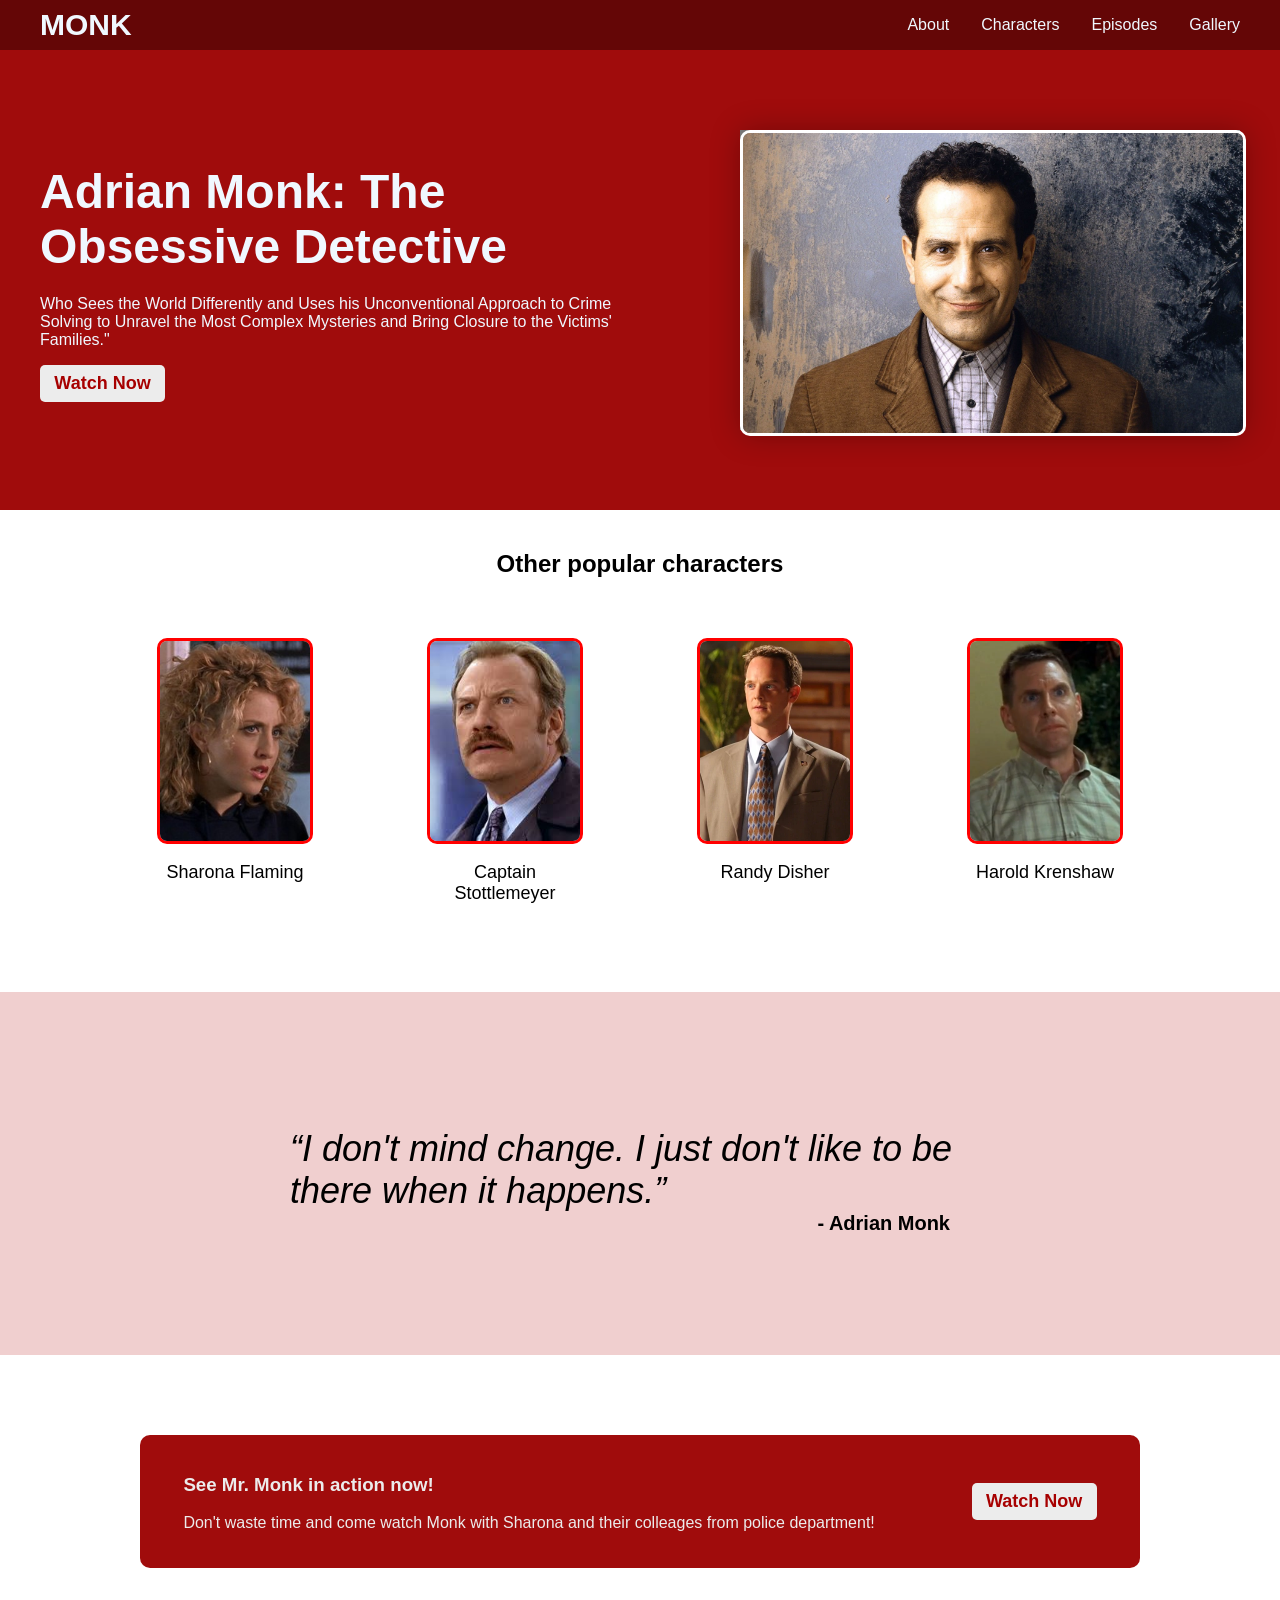
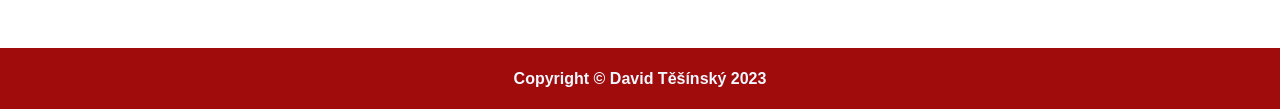
<file: index.html>
<!DOCTYPE html>
<html lang="en">
<head>
    <meta charset="UTF-8">
    <meta http-equiv="X-UA-Compatible" content="IE=edge">
    <meta name="viewport" content="width=device-width, initial-scale=1.0">
    <link rel="stylesheet" href="styles.css">
    <title>Document</title>
</head>
<body>
    <header class="darker-background">
        <div class="header-container">
            <div class="logo">Monk</div>
            <ul class="links">
                <li class="link"><a href="">About</a></li>
                <li class="link"><a href="">Characters</a></li>
                <li class="link"><a href="">Episodes</a></li>
                <li class="link"><a href="">Gallery</a></li>
            </ul>

        </div>
    </header>
    <section>
        <div class="dark-background">

            <div class="introduction">
                <div class="introduction-container">
                    <h1>Adrian Monk: The Obsessive Detective</h1>
                    <p class="subtext">Who Sees the World Differently and Uses his Unconventional Approach to Crime Solving to Unravel the Most Complex Mysteries and Bring Closure to the Victims' Families."</p>
                    <button class="sign-button">Watch Now</button>
    
                </div>

                <div class="image-container">
                    <div class="image-frame">
                        <img class="image-introduction" src="./images/adrian-monk2.jpg" alt="this is placeholder for an image">
                    </div>

                </div>
    
            </div>
        </div>
        <div class="information">
            <h2>Other popular characters</h2>
            <div class="box-container">
                <div class="box">
                    <div class="box-frame">
                        <img class="box-image one" src="./images/sharona.jpg" alt="sharona">
                    </div>
                    <p class="box-text">Sharona Flaming</p>
                </div>
                <div class="box">
                    <div class="box-frame">
                        <img class="box-image two" src="./images/stottlemeyer.jpeg" alt="sharona">
                    </div>
                    <p class="box-text">Captain Stottlemeyer</p>
                </div>
                <div class="box">
                    <div class="box-frame">
                        <img class="box-image three" src="./images/Randy_Disher.webp" alt="sharona">
                    </div>
                    <p class="box-text">Randy Disher</p>
                </div>
                <div class="box">
                    <div class="box-frame">
                        <img class="box-image four" src="./images/Harold_Krenshaw.webp" alt="sharona">
                    </div>
                    <p class="box-text">Harold Krenshaw</p>
                </div>
            </div>
        </div>
        <div class="quote">
            <div class="quote-container">
                <p class="quote-text">“I don't mind change. I just don't like to be there when it happens.”</p>
                <p class="author">- Adrian Monk</p>

            </div>
        </div>
        <div class="call">
            <div class="call-container">
                <div class="call-text">
                    <h3>See Mr. Monk in action now!</h3>
                    <p class="call-subtext">Don't waste time and come watch Monk with Sharona and their colleages from police department!</p>

                </div>
                <button class="call-button">Watch Now</button>
            </div>
        </div>
    </section>
    <footer class="dark-background">
        <div class="footer-container">
            <h4>Copyright © David Těšínský 2023</h4>

        </div>
    </footer>
    
</body>
</html>
</file>
<file: styles.css>
body {
    margin: 0;
}

* {
    font-family: Verdana, Geneva, Tahoma, sans-serif;
}

header {
    
    color: aliceblue;
}

.header-container,
section > * > *,
.footer-container {
    display: flex;
    
    align-items: center;
    flex: 0 1 1000px;
    max-width: 1200px;
    margin: 0 auto;

}

.links {
    gap: 0 32px;
}

.footer-container {
    justify-content: center;
}

.dark-background {
    background-color: #a00c0c;
    color: aliceblue;
}

.darker-background {
    background-color: #640606;
    color: aliceblue;
}

.quote-text {
    font-size: 36px;
    font-weight: lighter;
    font-style: italic;
    margin-bottom: -20px;
}

.author {
    align-self: flex-end;
    font-size: 20px;
    font-weight: bold;
    padding-right: 40px;
}

.quote-container {
    display: flex;
    flex-direction: column;
    max-width: 700px;
    padding: 100px;
}


.introduction {
    color: aliceblue;
    display: flex;
    justify-content: space-between;
    gap: 50px;
    padding: 80px 0;
}

.information {
    text-align: center;
}

.box-frame {
    width: 150px;
    height: 200px;
    border: 3px solid red;
    background-color: #ffdddd;
    border-radius: 10px;
    overflow: hidden;
}

.box {
    display: flex;
    flex-direction: column;
    align-items: center;
    width: 150px;
    font-size: 18px;
}

.box-image {
    width: 100%;
    height: 100%;

    object-fit: cover;
    object-position: center top;
}

.box-container {
    display: flex;
    justify-content: space-evenly;
    margin-bottom: 70px;
    margin-top: 60px;
    align-items: flex-start;
    flex-wrap: wrap;

}

h2 {
    display: block;
    text-align: center;
    margin: 40px auto;
    align-self: ce;
}

.intruduction-container,
.image-container {
    flex: 1 1 auto;
    
}

.introduction-container {
    display: flex;
    flex-direction: column;
    justify-content: flex-start;
    text-align: left;
    flex: 1;
    
}

.image-frame,
.image-introduction {
    height: 300px;
    width: 500px;
    object-fit: cover;
    object-position: 0px -40px;
    flex: 0 1 auto;
}

.image-introduction {
    height: 300px;
    width: 500px;
    object-fit: cover;
    object-position: 0px -40px;
    border: 3px solid white;
    border-radius: 10px;
    box-shadow: 0px 0px 30px rgba(0, 0, 0, 0.274);
}

.image-frame {
    background-color: grey;
}

.image-container {
    display: flex;
    justify-content: flex-end;
    align-items: center;
    flex: 1;
}

.call-container {
    background-color: #a00c0c;
    color: #ececec;
    max-width: 1000px;
    margin: 80px auto;
    border-radius: 10px;
    gap: 10px;
    padding: 20px 0;
    justify-content: space-around;
}

.header-container,
section > * {
    justify-content: space-between;
}

.quote {
    background-color: #f0cfcf;
}

footer {
    justify-content: center;
}

.logo,
a {
    color: aliceblue;
}

.logo{
    font-weight: 900;
    font-size: 30px;
    text-transform: uppercase;
}

ul {
    display: flex;
    list-style-type: none;
}

h1 {
    margin: 5px 0;
    font-size: 48px;
    font-weight: 800;
}

li {
    text-decoration: none;
}

a {
    text-decoration: none;
}

button {
    width: 125px;
    padding: 8px;
    background-color: #ececec;
    color: #a70000;
    border: none;
    border-radius: 5px;
    font-size: 18px;
    font-weight: bold;
    margin-top: 0px;
}
</file>
